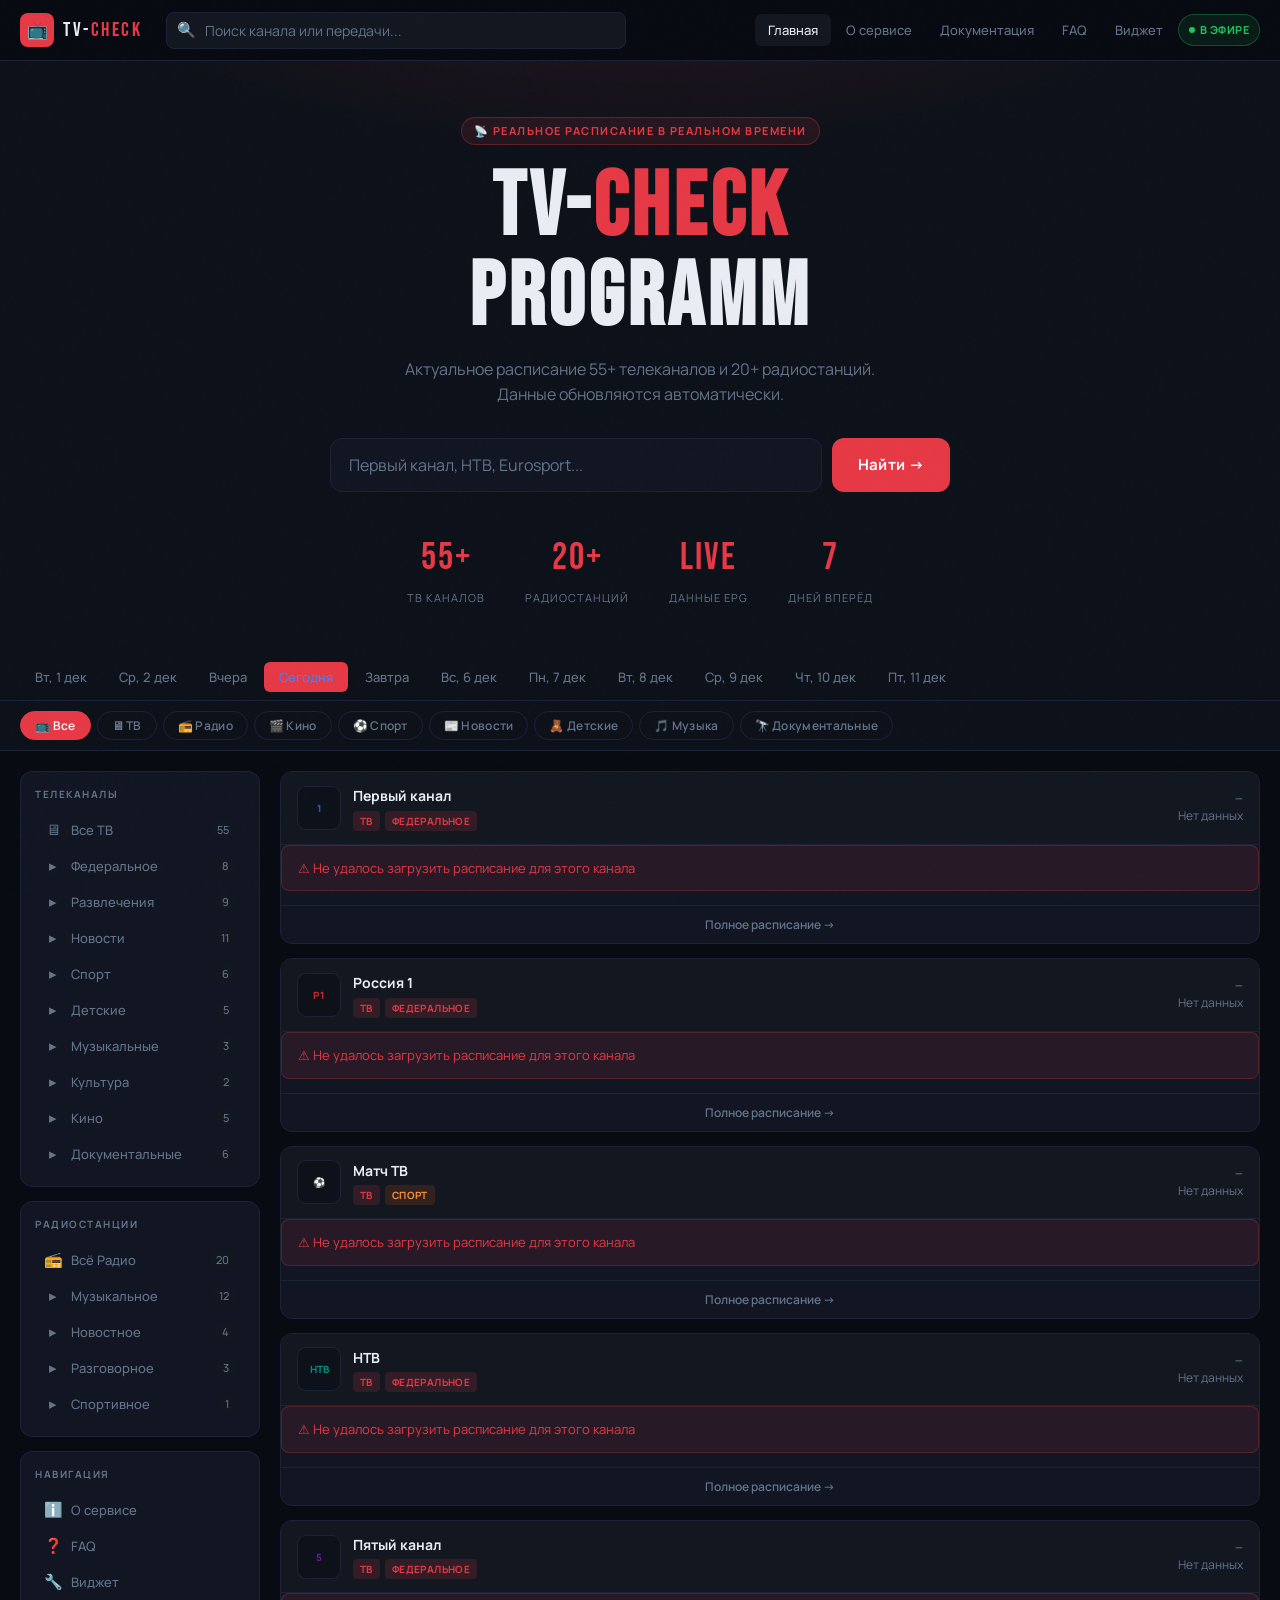
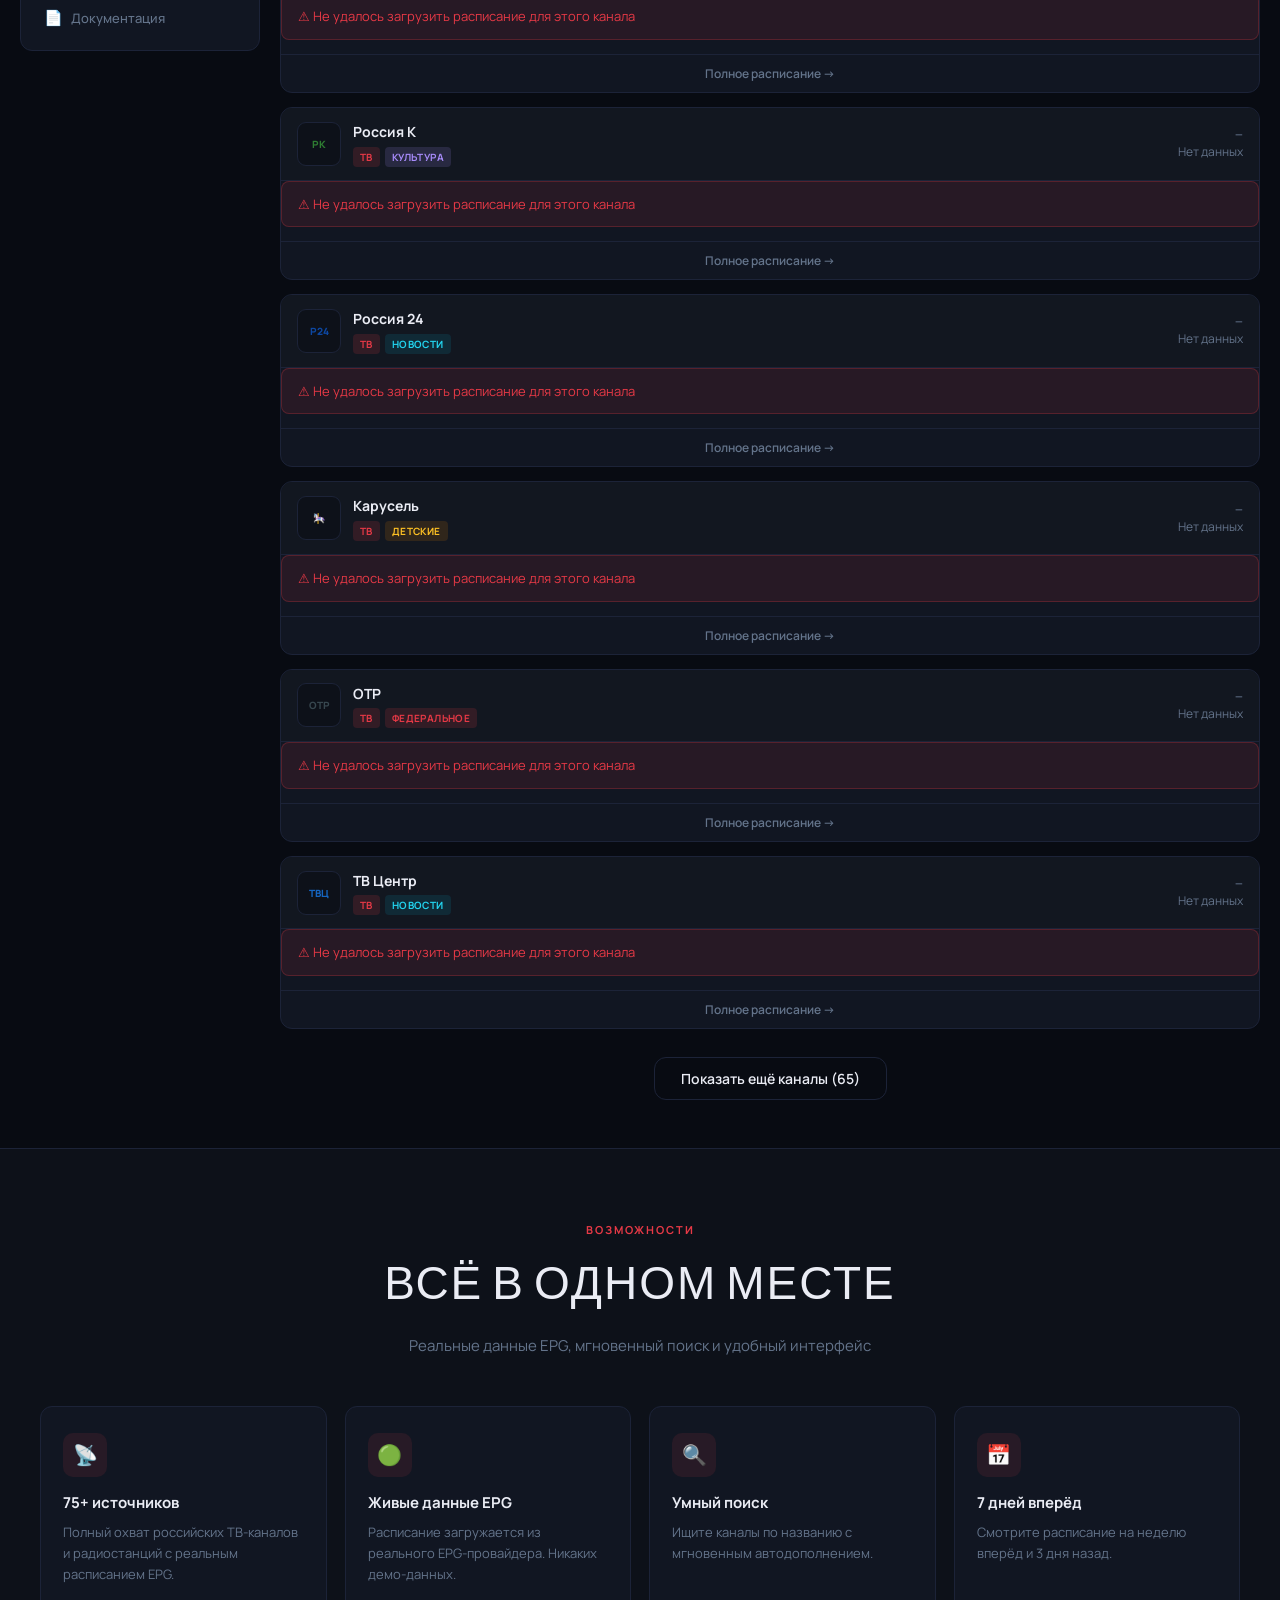
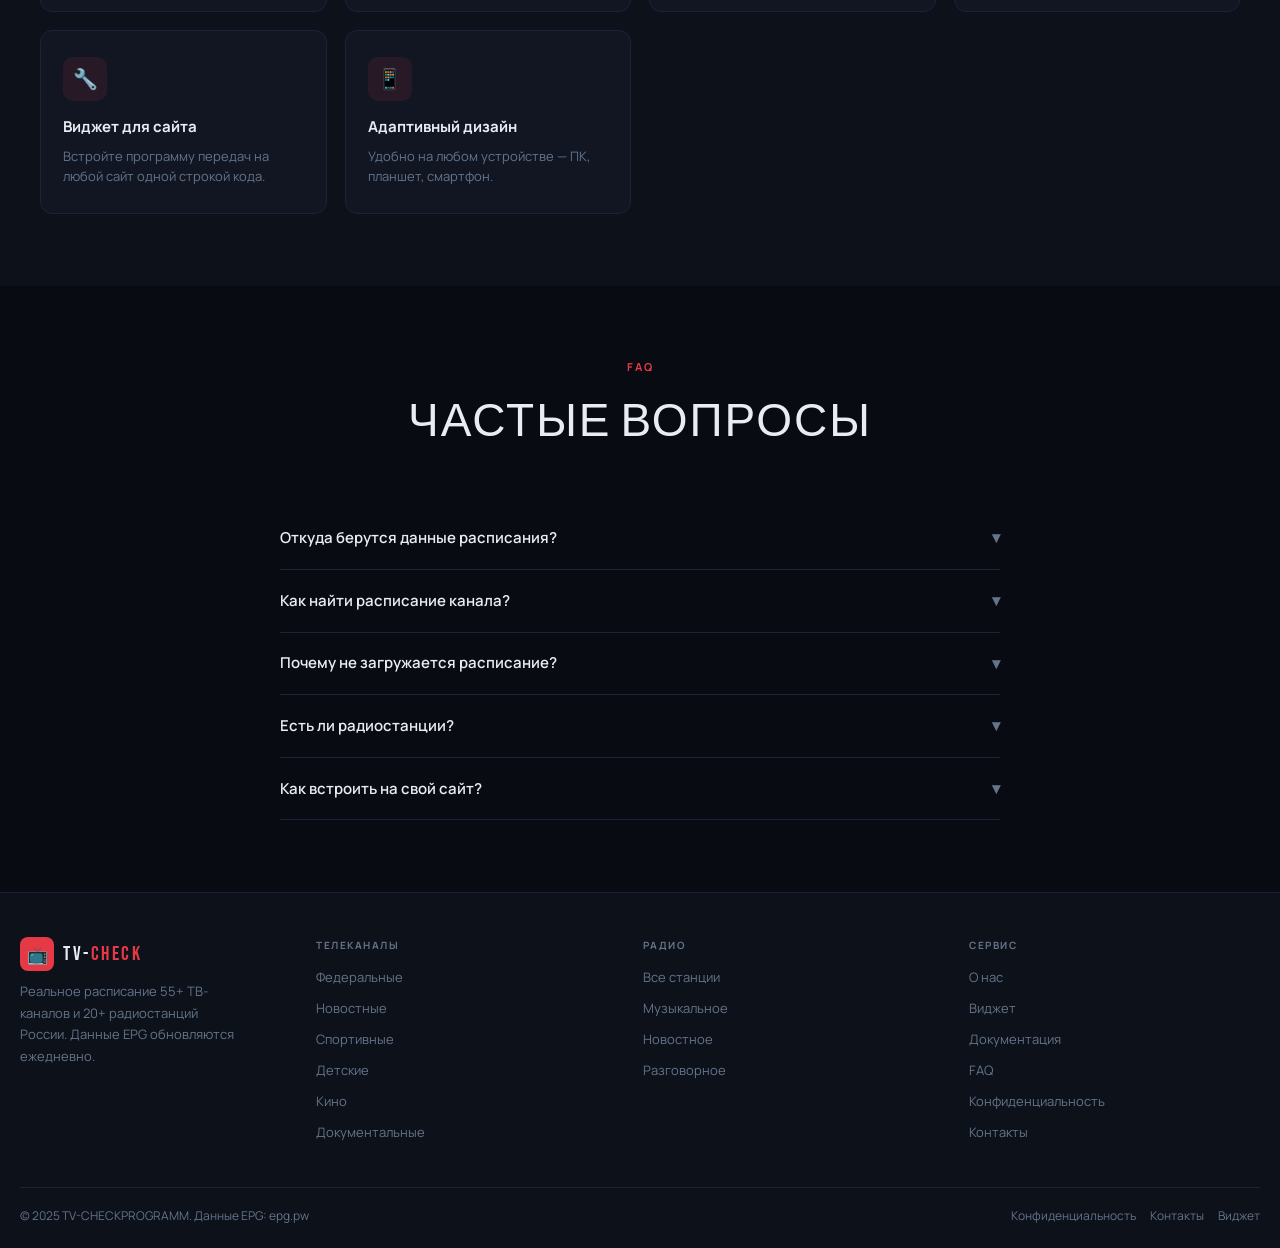
<file: index.html>
<!DOCTYPE html>
<html lang="ru">
<head>
  <meta charset="UTF-8">
  <meta name="viewport" content="width=device-width, initial-scale=1.0">
  <meta name="description" content="TV-CHECKPROGRAMM — реальное расписание всех телеканалов и радиостанций России. Программа передач на сегодня, завтра и на неделю. Данные EPG обновляются ежедневно.">
  <meta name="keywords" content="программа передач, расписание телеканалов, ТВ программа сегодня, расписание радио, первый канал программа, НТВ расписание, Россия 1 программа">
  <meta name="robots" content="index, follow">
  <meta property="og:title" content="TV-CHECKPROGRAMM — Программа передач всех каналов">
  <meta property="og:description" content="Реальное расписание 75+ телеканалов и радиостанций России. Данные EPG.">
  <meta property="og:type" content="website">
  <meta property="og:url" content="https://tv-checkprogramm.ru">
  <meta name="twitter:card" content="summary">
  <title>TV-CHECKPROGRAMM — Программа передач всех каналов и радиостанций</title>
  <link rel="icon" type="image/svg+xml" href="data:image/svg+xml,<svg xmlns='http://www.w3.org/2000/svg' viewBox='0 0 100 100'><text y='.9em' font-size='90'>📺</text></svg>">
  <link rel="preconnect" href="https://fonts.googleapis.com">
  <link rel="preconnect" href="https://fonts.gstatic.com" crossorigin>
  <link href="https://fonts.googleapis.com/css2?family=Bebas+Neue&family=Manrope:wght@300;400;500;600;700;800&display=swap" rel="stylesheet">
  <link rel="stylesheet" href="css/style.css?v=20260417-1">
</head>
<body>

<div id="app">
  <!-- Loading splash -->
  <div style="display:flex;align-items:center;justify-content:center;height:100vh;flex-direction:column;gap:14px;background:var(--bg)">
    <div style="font-family:'Bebas Neue',sans-serif;font-size:32px;letter-spacing:4px;color:#eaecf4">TV-<span style="color:#e63946">CHECK</span>PROGRAMM</div>
    <div class="spinner"></div>
    <p style="color:#64748b;font-size:13px">Загрузка данных EPG...</p>
  </div>
</div>

<!-- Scripts -->
<script src="js/channels.js?v=20260417-1"></script>
<script src="js/epg.js?v=20260417-1"></script>
<script src="js/main.js?v=20260417-1"></script>

</body>
</html>
</file>
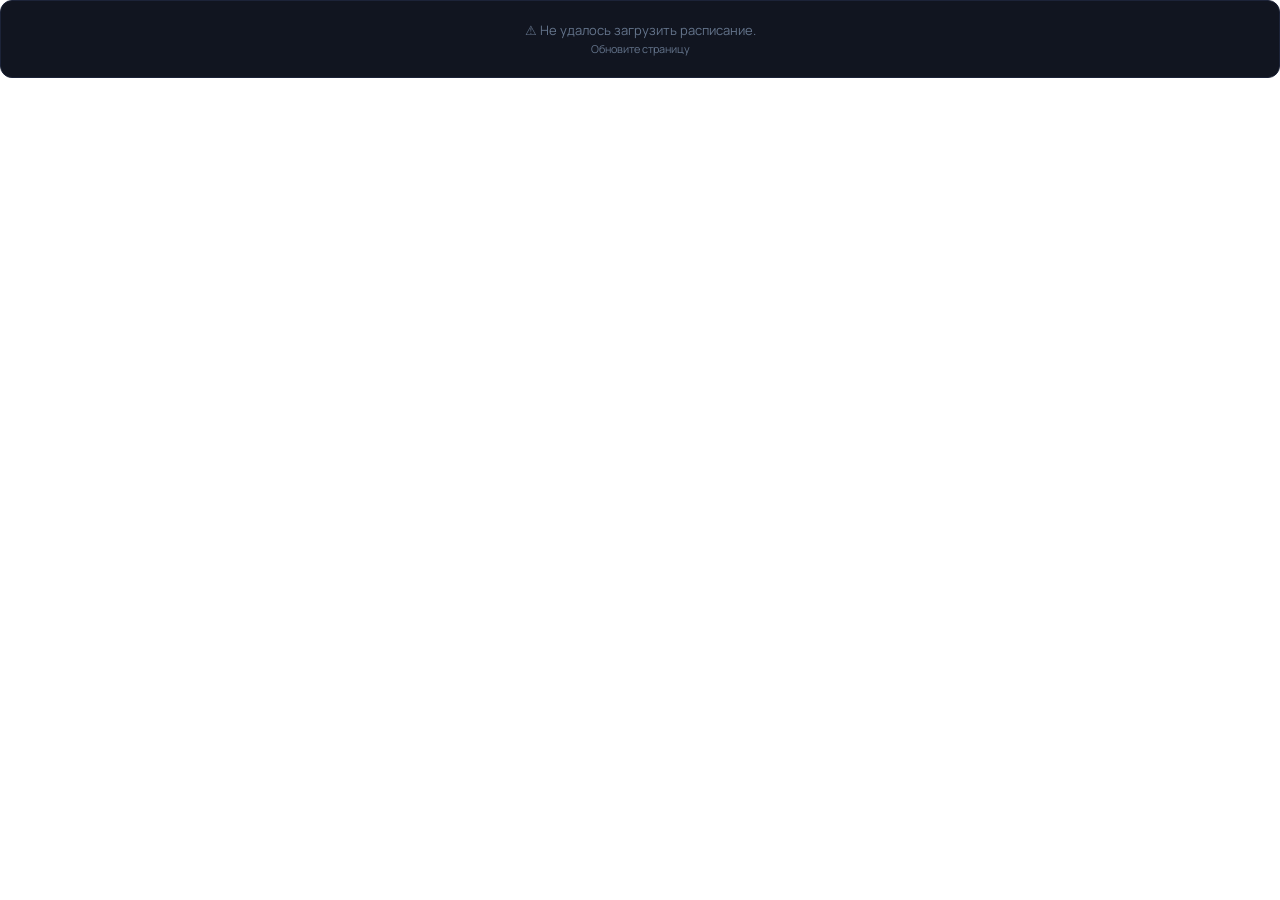
<file: widget/widget.html>
<!DOCTYPE html>
<html lang="ru">
<head>
  <meta charset="UTF-8">
  <meta name="viewport" content="width=device-width, initial-scale=1.0">
  <title>TV-CHECKPROGRAMM Widget</title>
  <link rel="preconnect" href="https://fonts.googleapis.com">
  <link href="https://fonts.googleapis.com/css2?family=Manrope:wght@400;600;700;800&display=swap" rel="stylesheet">
  <style>
    * { box-sizing: border-box; margin: 0; padding: 0; }
    body { font-family: 'Manrope', sans-serif; font-size: 14px; background: transparent; }

    :root {
      --bg: #0a0c10;
      --bg2: #111520;
      --card: #131720;
      --border: #1c2338;
      --accent: #e63946;
      --accent2: #3a86ff;
      --text: #eaecf4;
      --muted: #64748b;
      --live: #22c55e;
    }

    /* Light theme */
    body.light {
      --bg: #f8fafc;
      --bg2: #f1f5f9;
      --card: #ffffff;
      --border: #e2e8f0;
      --text: #0f172a;
      --muted: #64748b;
    }

    .widget {
      background: var(--bg2);
      border: 1px solid var(--border);
      border-radius: 12px;
      overflow: hidden;
      width: 100%;
      font-family: 'Manrope', sans-serif;
    }

    .w-header {
      background: var(--bg);
      padding: 12px 14px;
      display: flex;
      align-items: center;
      gap: 10px;
      border-bottom: 1px solid var(--border);
    }

    .w-logo {
      width: 36px; height: 36px;
      border-radius: 7px;
      display: flex; align-items: center; justify-content: center;
      font-size: 9px; font-weight: 800;
      flex-shrink: 0; overflow: hidden;
      border: 1px solid var(--border);
    }

    .w-logo img { width: 100%; height: 100%; object-fit: contain; }

    .w-ch-name { font-size: 15px; font-weight: 800; color: var(--text); }
    .w-ch-sub { font-size: 11px; color: var(--muted); margin-top: 1px; }

    .w-live-dot {
      margin-left: auto;
      display: inline-flex; align-items: center; gap: 4px;
      padding: 3px 8px;
      background: rgba(34,197,94,.1);
      border: 1px solid rgba(34,197,94,.3);
      border-radius: 20px;
      font-size: 10px; font-weight: 700; color: var(--live); white-space: nowrap;
    }
    .w-live-dot::before {
      content: ''; width: 5px; height: 5px;
      background: var(--live); border-radius: 50%;
      animation: blink 1.5s infinite;
    }
    @keyframes blink { 0%,100%{opacity:1} 50%{opacity:.4} }

    .w-date { padding: 8px 14px; font-size: 11px; color: var(--muted); background: var(--bg); border-bottom: 1px solid var(--border); font-weight: 600; letter-spacing: .5px; text-transform: uppercase; }

    .w-list { }

    .w-item {
      display: flex; gap: 10px; padding: 9px 14px;
      border-bottom: 1px solid var(--border);
      transition: background .15s;
      position: relative;
      background: var(--card);
    }
    .w-item:last-child { border-bottom: none; }
    .w-item.live { background: rgba(34,197,94,.04); }
    .w-item.live::before {
      content: ''; position: absolute; left: 0; top: 0; bottom: 0;
      width: 3px; background: var(--live); border-radius: 0 2px 2px 0;
    }

    .w-time {
      font-size: 13px; font-weight: 700;
      color: var(--muted); min-width: 40px; flex-shrink: 0; padding-top: 1px;
      font-variant-numeric: tabular-nums;
    }
    .w-item.live .w-time { color: var(--live); }

    .w-info { flex: 1; min-width: 0; }
    .w-title { font-size: 13px; font-weight: 600; color: var(--text); overflow: hidden; text-overflow: ellipsis; white-space: nowrap; }
    .w-genre { font-size: 11px; color: var(--muted); margin-top: 1px; }

    .w-now-tag {
      font-size: 10px; font-weight: 700; color: var(--live);
      flex-shrink: 0; align-self: center;
    }

    .w-prog { height: 2px; background: var(--border); border-radius: 2px; margin-top: 4px; overflow: hidden; }
    .w-prog-fill { height: 100%; background: var(--live); border-radius: 2px; }

    .w-footer {
      padding: 8px 14px;
      background: var(--bg);
      border-top: 1px solid var(--border);
      text-align: center;
    }
    .w-footer a { font-size: 11px; color: var(--muted); text-decoration: none; }
    .w-footer a:hover { color: var(--accent2); }

    .w-spinner { width: 24px; height: 24px; border: 2px solid var(--border); border-top-color: var(--accent); border-radius: 50%; animation: spin .7s linear infinite; margin: 24px auto; }
    @keyframes spin { to{transform:rotate(360deg)} }

    .w-error { padding: 20px; text-align: center; color: var(--muted); font-size: 13px; }
  </style>
</head>
<body>
<div class="widget" id="widget">
  <div id="widgetContent"><div class="w-spinner"></div></div>
</div>

<script>
(async function() {
  // Parse URL params
  const params = new URLSearchParams(window.location.search);
  const channelId = parseInt(params.get('channel') || '1');
  const theme = params.get('theme') || 'dark';
  const limit = parseInt(params.get('limit') || '8');

  if (theme === 'light') document.body.classList.add('light');

  const PROXIES = [
    'https://secure-272717.vercel.app/',
    'https://secure-272717.tatnet.app/',
    'https://proxyvideo.vercel.app/',
    'https://secure-ridge-22999-537c838d4a8a.herokuapp.com/',
  ];

  // Channel data (minimal subset, will be enriched from epg catalog)
  const CHANNELS = {
    1: { name: 'Первый канал', logo: 'https://upload.wikimedia.org/wikipedia/commons/thumb/5/51/Pervyi_Kanal.svg/60px-Pervyi_Kanal.svg.png', color: '#1565C0' },
    2: { name: 'Россия 1', logo: 'https://upload.wikimedia.org/wikipedia/commons/thumb/e/e5/Russia-1.svg/60px-Russia-1.svg.png', color: '#C62828' },
    3: { name: 'Матч ТВ', logo: 'https://upload.wikimedia.org/wikipedia/commons/thumb/f/f3/Match_TV_logo.svg/60px-Match_TV_logo.svg.png', color: '#E65100' },
    4: { name: 'НТВ', logo: 'https://upload.wikimedia.org/wikipedia/commons/thumb/5/52/NTV_logo.svg/60px-NTV_logo.svg.png', color: '#00897B' },
    5: { name: 'Пятый канал', logo: '', color: '#6A1B9A' },
    7: { name: 'Россия 24', logo: '', color: '#0D47A1' },
    13: { name: 'СТС', logo: 'https://upload.wikimedia.org/wikipedia/commons/thumb/1/10/STS_channel.svg/60px-STS_channel.svg.png', color: '#F57C00' },
    19: { name: 'ТНТ', logo: 'https://upload.wikimedia.org/wikipedia/commons/thumb/c/c4/TNT_Russia_2016_logo.svg/60px-TNT_Russia_2016_logo.svg.png', color: '#E53935' },
    27: { name: 'Eurosport 1', logo: '', color: '#1565C0' },
    46: { name: 'CNN', logo: 'https://upload.wikimedia.org/wikipedia/commons/thumb/b/b1/CNN.svg/60px-CNN.svg.png', color: '#CC0000' },
  };

  const ch = CHANNELS[channelId] || { name: `Канал ${channelId}`, logo: '', color: '#333' };

  const today = new Date();
  const dateStr = `${today.getFullYear()}-${String(today.getMonth()+1).padStart(2,'0')}-${String(today.getDate()).padStart(2,'0')}`;
  const dayLabel = ['Вс','Пн','Вт','Ср','Чт','Пт','Сб'][today.getDay()] + ', ' + today.getDate() + ' ' + ['янв','фев','мар','апр','май','июн','июл','авг','сен','окт','ноя','дек'][today.getMonth()];

  function formatHHMM(date) {
    const h = String(date.getUTCHours()).padStart(2,'0');
    const m = String(date.getUTCMinutes()).padStart(2,'0');
    return `${h}:${m}`;
  }

  function moscowTime(ts) { return new Date(ts + 3 * 3600 * 1000); }

  async function fetchViaProxies(url, timeout = 8000) {
    let lastErr = null;
    for (const proxy of PROXIES) {
      try {
        const resp = await fetch(proxy + encodeURIComponent(url), { signal: AbortSignal.timeout(timeout) });
        if (!resp.ok) throw new Error(`HTTP ${resp.status}`);
        const payload = await resp.json();
        if (payload && typeof payload === 'object' && 'contents' in payload) {
          return typeof payload.contents === 'string' ? JSON.parse(payload.contents) : payload.contents;
        }
        return payload;
      } catch (e) {
        lastErr = e;
      }
    }
    throw lastErr || new Error('Proxy chain failed');
  }

  try {
    // Try to enrich channel metadata (name/logo) from full epg catalog
    try {
      const catalog = await fetchViaProxies('https://epg.pw/api/channels.json', 12000);
      const arr = Array.isArray(catalog) ? catalog : (catalog && catalog.channels) || [];
      const remote = arr.find(i => Number(i.channel_id || i.id) === channelId);
      if (remote) {
        ch.name = remote.name || ch.name;
        ch.logo = remote.logo || remote.icon || remote.image || ch.logo;
      }
    } catch (_) {}

    const url = `https://epg.pw/api/epg.json?channel_id=${channelId}&timezone=Europe/Moscow`;
    const raw = await fetchViaProxies(url, 9000);

    const now = Date.now();
    const dayStart = new Date(dateStr + 'T00:00:00+03:00').getTime();
    const dayEnd   = new Date(dateStr + 'T23:59:59+03:00').getTime();

    const items = (raw.epg_data || [])
      .map(ev => {
        const start = ev.start_timestamp ? ev.start_timestamp * 1000 : null;
        const stop  = ev.stop_timestamp  ? ev.stop_timestamp  * 1000 : null;
        if (!start) return null;
        const mskStart = start + 3 * 3600 * 1000;
        const mskStop  = stop  ? stop + 3 * 3600 * 1000 : mskStart + 3600000;
        if (mskStart >= dayEnd || (stop && mskStop <= dayStart)) return null;
        return { title: ev.name || '—', genre: ev.category || '', start, stop, time: formatHHMM(moscowTime(start)), dur: stop ? Math.round((stop - start) / 60000) : 60 };
      })
      .filter(Boolean)
      .sort((a, b) => a.start - b.start);

    // Find live index
    let liveIdx = 0;
    for (let i = items.length - 1; i >= 0; i--) {
      if (items[i].start <= now) { liveIdx = i; break; }
    }

    const visible = items.slice(Math.max(0, liveIdx - 1), liveIdx + limit);

    function isLive(item, i, arr) {
      const stop = item.stop || (arr[i+1] ? arr[i+1].start : item.start + 3600000);
      return item.start <= now && now < stop;
    }
    function prog(item, i, arr) {
      const stop = item.stop || (arr[i+1] ? arr[i+1].start : item.start + 3600000);
      return Math.round((now - item.start) / (stop - item.start) * 100);
    }

    const logoHTML = ch.logo
      ? `<img src="${ch.logo}" alt="${ch.name}" onerror="this.style.display='none'">`
      : `<span style="font-size:9px;font-weight:800;color:${ch.color}">${ch.name.slice(0,4)}</span>`;

    const itemsHTML = visible.map((item, i) => {
      const live = isLive(item, Math.max(0, liveIdx-1)+i, items);
      const p = live ? prog(item, Math.max(0, liveIdx-1)+i, items) : 0;
      return `<div class="w-item${live?' live':''}">
        <div class="w-time">${item.time}</div>
        <div class="w-info">
          <div class="w-title">${item.title}</div>
          <div class="w-genre">${item.genre || ''}${item.genre && item.dur ? ' · ' : ''}${item.dur ? item.dur + ' мин' : ''}</div>
          ${live ? `<div class="w-prog"><div class="w-prog-fill" style="width:${p}%"></div></div>` : ''}
        </div>
        ${live ? `<div class="w-now-tag">ЭФИР</div>` : ''}
      </div>`;
    }).join('');

    document.getElementById('widgetContent').innerHTML = `
      <div class="w-header">
        <div class="w-logo" style="background:${ch.color}22;border-color:${ch.color}33">${logoHTML}</div>
        <div>
          <div class="w-ch-name">${ch.name}</div>
          <div class="w-ch-sub">Программа передач</div>
        </div>
        <span class="w-live-dot">LIVE</span>
      </div>
      <div class="w-date">${dayLabel}</div>
      <div class="w-list">${itemsHTML}</div>
      <div class="w-footer"><a href="https://tv-checkprogramm.tatnet.app" target="_blank" rel="noopener">TV-CHECKPROGRAMM.ru →</a></div>`;
  } catch (e) {
    document.getElementById('widgetContent').innerHTML = `<div class="w-error">⚠ Не удалось загрузить расписание.<br><small>Обновите страницу</small></div>`;
  }
})();
</script>
</body>
</html>
</file>
<file: css/style.css>
@import url('https://fonts.googleapis.com/css2?family=Bebas+Neue&family=Manrope:wght@300;400;500;600;700;800&display=swap');

:root {
  --bg: #080b12;
  --bg2: #0d1119;
  --bg3: #121720;
  --card: #111622;
  --border: #1c2338;
  --accent: #e63946;
  --accent2: #3a86ff;
  --gold: #f4a261;
  --text: #eaecf4;
  --muted: #64748b;
  --live: #22c55e;
  --radius: 12px;
  --font-d: 'Bebas Neue', sans-serif;
  --font-b: 'Manrope', sans-serif;
  --shadow: 0 4px 24px rgba(0,0,0,0.5);
}

*, *::before, *::after { box-sizing: border-box; margin: 0; padding: 0; }
html { scroll-behavior: smooth; }

body {
  background: var(--bg);
  color: var(--text);
  font-family: var(--font-b);
  font-size: 15px;
  line-height: 1.6;
  min-height: 100vh;
  overflow-x: hidden;
}

a { color: inherit; text-decoration: none; }
img { max-width: 100%; display: block; }
button { cursor: pointer; font-family: var(--font-b); }

::-webkit-scrollbar { width: 5px; background: var(--bg2); }
::-webkit-scrollbar-thumb { background: var(--border); border-radius: 3px; }

/* ===== NOISE ===== */
body::before {
  content: '';
  position: fixed; inset: 0;
  background-image: url("data:image/svg+xml,%3Csvg viewBox='0 0 256 256' xmlns='http://www.w3.org/2000/svg'%3E%3Cfilter id='n'%3E%3CfeTurbulence type='fractalNoise' baseFrequency='0.85' numOctaves='4' stitchTiles='stitch'/%3E%3C/filter%3E%3Crect width='100%25' height='100%25' filter='url(%23n)' opacity='0.035'/%3E%3C/svg%3E");
  pointer-events: none; z-index: 9999; opacity: .35;
}

/* ===== HEADER ===== */
.hdr {
  position: sticky; top: 0; z-index: 200;
  background: rgba(8,11,18,.94);
  backdrop-filter: blur(20px);
  border-bottom: 1px solid var(--border);
}
.hdr-inner {
  max-width: 1500px; margin: 0 auto; padding: 0 20px;
  height: 60px; display: flex; align-items: center; gap: 24px;
}
.logo { display: flex; align-items: center; gap: 9px; flex-shrink: 0; }
.logo-box {
  width: 34px; height: 34px; background: var(--accent);
  border-radius: 8px; display: flex; align-items: center; justify-content: center; font-size: 17px;
}
.logo-txt { font-family: var(--font-d); font-size: 20px; letter-spacing: 2.5px; }
.logo-txt span { color: var(--accent); }

.hdr-search { flex: 1; max-width: 460px; position: relative; }
.hdr-search input {
  width: 100%; background: var(--bg3); border: 1.5px solid var(--border);
  border-radius: 8px; padding: 8px 14px 8px 38px;
  color: var(--text); font-family: var(--font-b); font-size: 14px; outline: none;
  transition: border-color .2s;
}
.hdr-search input:focus { border-color: var(--accent2); }
.hdr-search input::placeholder { color: var(--muted); }
.hdr-search .si { position: absolute; left: 11px; top: 50%; transform: translateY(-50%); color: var(--muted); font-size: 15px; pointer-events: none; }

.hdr-nav { display: flex; gap: 2px; margin-left: auto; }
.hdr-nav a {
  padding: 6px 13px; border-radius: 6px;
  font-size: 13px; font-weight: 500; color: var(--muted);
  transition: all .2s; border: none; background: none;
}
.hdr-nav a:hover, .hdr-nav a.on { color: var(--text); background: var(--bg3); }

.live-dot {
  display: inline-flex; align-items: center; gap: 5px;
  padding: 4px 10px; background: rgba(34,197,94,.1);
  border: 1px solid rgba(34,197,94,.3); border-radius: 20px;
  font-size: 11px; font-weight: 700; color: var(--live); letter-spacing: .5px;
  white-space: nowrap;
}
.live-dot::before {
  content: ''; width: 6px; height: 6px;
  background: var(--live); border-radius: 50%;
  animation: blink 1.5s infinite;
}
@keyframes blink { 0%,100%{opacity:1;transform:scale(1)} 50%{opacity:.4;transform:scale(.8)} }

.burger { display: none; flex-direction: column; gap: 5px; padding: 4px; }
.burger span { display: block; width: 22px; height: 2px; background: var(--text); border-radius: 2px; }

/* ===== HERO ===== */
.hero {
  padding: 56px 20px 48px; text-align: center; position: relative; overflow: hidden;
  background: radial-gradient(ellipse 80% 60% at 50% -20%, rgba(230,57,70,.14) 0%, transparent 60%), var(--bg2);
}
.hero-tag {
  display: inline-flex; align-items: center; gap: 7px;
  padding: 4px 12px; background: rgba(230,57,70,.1);
  border: 1px solid rgba(230,57,70,.3); border-radius: 20px;
  font-size: 11px; font-weight: 700; color: var(--accent);
  letter-spacing: 1.5px; text-transform: uppercase; margin-bottom: 18px;
}
.hero h1 {
  font-family: var(--font-d); font-size: clamp(44px,8vw,90px);
  letter-spacing: 4px; line-height: 1; margin-bottom: 14px;
}
.hero h1 span { color: var(--accent); }
.hero p { font-size: 16px; color: var(--muted); max-width: 500px; margin: 0 auto 30px; }

.hero-form { max-width: 620px; margin: 0 auto; display: flex; gap: 10px; position: relative; }
.hero-form input {
  flex: 1; background: var(--card); border: 1.5px solid var(--border);
  border-radius: var(--radius); padding: 15px 18px;
  color: var(--text); font-family: var(--font-b); font-size: 16px; outline: none;
  transition: border-color .2s, box-shadow .2s;
}
.hero-form input:focus { border-color: var(--accent); box-shadow: 0 0 0 3px rgba(230,57,70,.1); }
.hero-form input::placeholder { color: var(--muted); }

.btn-red {
  background: var(--accent); color: #fff; border: none;
  border-radius: var(--radius); padding: 15px 26px;
  font-size: 15px; font-weight: 700; letter-spacing: .3px;
  display: inline-flex; align-items: center; gap: 7px;
  transition: all .2s; white-space: nowrap;
}
.btn-red:hover { background: #c9303d; transform: translateY(-1px); box-shadow: 0 6px 24px rgba(230,57,70,.4); }

.hero-nums { display: flex; justify-content: center; gap: 40px; margin-top: 36px; flex-wrap: wrap; }
.h-num .n { font-family: var(--font-d); font-size: 38px; letter-spacing: 2px; color: var(--accent); }
.h-num .l { font-size: 11px; color: var(--muted); text-transform: uppercase; letter-spacing: 1px; }

/* ===== DATE BAR ===== */
.datebar { background: var(--bg2); border-bottom: 1px solid var(--border); overflow-x: auto; }
.datebar-inner { max-width: 1500px; margin: 0 auto; display: flex; gap: 2px; padding: 8px 20px; width: max-content; min-width: 100%; }
.d-btn {
  padding: 6px 15px; border-radius: 6px; font-size: 13px; font-weight: 500;
  color: var(--muted); white-space: nowrap; border: none; background: transparent; font-family: var(--font-b);
  transition: all .2s;
}
.d-btn:hover { color: var(--text); background: var(--bg3); }
.d-btn.on { background: var(--accent); color: #fff; }
.d-btn.today-btn { color: var(--accent2); }

/* ===== FILTER ===== */
.filterbar { background: var(--bg2); border-bottom: 1px solid var(--border); }
.filterbar-inner { max-width: 1500px; margin: 0 auto; display: flex; align-items: center; gap: 6px; padding: 10px 20px; overflow-x: auto; }
.chip {
  padding: 5px 14px; border-radius: 20px; font-size: 12px; font-weight: 600;
  color: var(--muted); border: 1px solid var(--border); background: transparent;
  white-space: nowrap; font-family: var(--font-b); letter-spacing: .3px; transition: all .2s;
}
.chip:hover { color: var(--text); border-color: rgba(255,255,255,.2); }
.chip.on { color: #fff; border-color: var(--accent); background: var(--accent); }
.chip[data-c="radio"].on { background: #7c3aed; border-color: #7c3aed; }
.chip[data-c="news"].on { background: #0891b2; border-color: #0891b2; }
.chip[data-c="sport"].on { background: #ea580c; border-color: #ea580c; }
.chip[data-c="kids"].on { background: #d97706; border-color: #d97706; }
.chip[data-c="music"].on { background: #db2777; border-color: #db2777; }

/* ===== LAYOUT ===== */
.layout { max-width: 1500px; margin: 0 auto; padding: 20px; display: grid; grid-template-columns: 240px 1fr; gap: 20px; align-items: start; }

/* ===== SIDEBAR ===== */
.sidebar { position: sticky; top: 76px; }
.sb-box { background: var(--card); border: 1px solid var(--border); border-radius: var(--radius); padding: 14px; margin-bottom: 14px; }
.sb-title { font-size: 10px; font-weight: 700; text-transform: uppercase; letter-spacing: 1.5px; color: var(--muted); margin-bottom: 10px; }
.sb-lnk {
  display: flex; align-items: center; gap: 9px; padding: 7px 9px;
  border-radius: 7px; font-size: 13px; font-weight: 500; color: var(--muted);
  cursor: pointer; transition: all .2s; margin-bottom: 1px; border: none; background: transparent; width: 100%; text-align: left;
}
.sb-lnk:hover, .sb-lnk.on { color: var(--text); background: var(--bg3); }
.sb-lnk .ic { font-size: 15px; width: 18px; text-align: center; }
.sb-lnk .cnt { margin-left: auto; font-size: 11px; padding: 1px 7px; border-radius: 10px; background: var(--bg3); color: var(--muted); }

/* ===== GRID ===== */
.ch-grid { display: flex; flex-direction: column; gap: 14px; }

/* ===== CHANNEL CARD ===== */
.ch-card {
  background: var(--card); border: 1px solid var(--border);
  border-radius: var(--radius); overflow: hidden;
  animation: fadeUp .3s ease both;
}
.ch-card:nth-child(odd) { animation-delay: 0s; }
.ch-card:nth-child(even) { animation-delay: .04s; }
@keyframes fadeUp { from{opacity:0;transform:translateY(10px)} to{opacity:1;transform:translateY(0)} }

.ch-card:hover { border-color: rgba(58,134,255,.25); }

.ch-head {
  display: flex; align-items: center; gap: 12px;
  padding: 13px 16px; background: var(--bg3);
  border-bottom: 1px solid var(--border); cursor: pointer;
}
.ch-logo {
  width: 44px; height: 44px; border-radius: 9px; flex-shrink: 0;
  background: var(--bg2); border: 1px solid var(--border);
  display: flex; align-items: center; justify-content: center;
  overflow: hidden; font-size: 10px; font-weight: 800; color: var(--muted);
}
.ch-logo img { width: 100%; height: 100%; object-fit: contain; }
.ch-meta { flex: 1; min-width: 0; }
.ch-name { font-size: 14px; font-weight: 700; white-space: nowrap; overflow: hidden; text-overflow: ellipsis; }
.ch-tags { display: flex; gap: 5px; margin-top: 3px; }
.tag {
  padding: 2px 7px; border-radius: 4px; font-size: 10px; font-weight: 700;
  text-transform: uppercase; letter-spacing: .4px;
}
.tag-tv { background: rgba(230,57,70,.15); color: var(--accent); }
.tag-radio { background: rgba(124,58,237,.15); color: #a78bfa; }
.tag-news { background: rgba(8,145,178,.15); color: #22d3ee; }
.tag-sport { background: rgba(234,88,12,.15); color: #fb923c; }
.tag-kids { background: rgba(217,119,6,.15); color: #fbbf24; }
.tag-music { background: rgba(219,39,119,.15); color: #f472b6; }
.tag-culture { background: rgba(167,139,250,.15); color: #a78bfa; }
.tag-movies { background: rgba(58,134,255,.15); color: var(--accent2); }
.tag-doc { background: rgba(20,184,166,.15); color: #2dd4bf; }

.ch-now { text-align: right; flex-shrink: 0; max-width: 170px; }
.ch-now .lv { font-size: 10px; font-weight: 700; color: var(--live); letter-spacing: .5px; }
.ch-now .lv-show { font-size: 12px; color: var(--muted); overflow: hidden; text-overflow: ellipsis; white-space: nowrap; }

/* ===== SCHEDULE ITEMS ===== */
.sch-list { }
.sch-item {
  display: flex; align-items: flex-start; gap: 14px;
  padding: 10px 16px; border-bottom: 1px solid var(--border);
  transition: background .15s; cursor: pointer; position: relative;
}
.sch-item:last-child { border-bottom: none; }
.sch-item:hover { background: rgba(255,255,255,.02); }
.sch-item.live { background: rgba(34,197,94,.04); }
.sch-item.live::before {
  content: ''; position: absolute; left: 0; top: 0; bottom: 0;
  width: 3px; background: var(--live); border-radius: 0 2px 2px 0;
}
.sch-time {
  font-family: var(--font-d); font-size: 16px; letter-spacing: 1px;
  color: var(--muted); min-width: 48px; flex-shrink: 0; padding-top: 1px;
}
.sch-item.live .sch-time { color: var(--live); }
.sch-info { flex: 1; min-width: 0; }
.sch-title { font-size: 13px; font-weight: 600; color: var(--text); overflow: hidden; text-overflow: ellipsis; white-space: nowrap; margin-bottom: 2px; }
.sch-sub { font-size: 11px; color: var(--muted); }
.sch-badge { font-size: 11px; font-weight: 700; color: var(--live); flex-shrink: 0; align-self: center; }

.prog-bar { height: 2px; background: var(--border); border-radius: 2px; margin-top: 5px; overflow: hidden; }
.prog-fill { height: 100%; background: var(--live); border-radius: 2px; }

.more-btn {
  display: block; width: 100%; padding: 10px;
  background: none; border: none; border-top: 1px solid var(--border);
  color: var(--muted); font-family: var(--font-b); font-size: 12px; font-weight: 600;
  text-align: center; transition: all .2s;
}
.more-btn:hover { color: var(--accent2); background: rgba(58,134,255,.05); }

/* ===== LOADING / EMPTY ===== */
.spinner { width: 32px; height: 32px; border: 3px solid var(--border); border-top-color: var(--accent); border-radius: 50%; animation: spin .7s linear infinite; margin: 0 auto; }
@keyframes spin { to{transform:rotate(360deg)} }

.loading-box { display: flex; align-items: center; justify-content: center; padding: 30px; }

.skeleton {
  background: linear-gradient(90deg, var(--bg3) 25%, var(--border) 50%, var(--bg3) 75%);
  background-size: 200% 100%; animation: shimmer 1.4s infinite;
  border-radius: 4px;
}
@keyframes shimmer { 0%{background-position:200% 0} 100%{background-position:-200% 0} }

.empty { text-align: center; padding: 60px 20px; }
.empty .ico { font-size: 48px; opacity: .3; margin-bottom: 12px; }
.empty h3 { font-size: 18px; margin-bottom: 8px; }
.empty p { color: var(--muted); font-size: 13px; }

/* ===== ERROR BANNER ===== */
.err-banner {
  background: rgba(230,57,70,.1); border: 1px solid rgba(230,57,70,.25);
  border-radius: 8px; padding: 12px 16px; font-size: 13px; color: var(--accent);
  margin-bottom: 14px; display: flex; align-items: center; gap: 8px;
}

/* ===== LOAD MORE ===== */
.load-more { text-align: center; padding: 28px 0; }
.btn-outline {
  background: transparent; color: var(--text);
  border: 1.5px solid var(--border); border-radius: var(--radius);
  padding: 11px 26px; font-family: var(--font-b); font-size: 14px; font-weight: 600;
  transition: all .2s;
}
.btn-outline:hover { border-color: var(--accent2); color: var(--accent2); }

/* ===== FEATURES ===== */
.features { padding: 72px 20px; background: var(--bg2); border-top: 1px solid var(--border); }
.sec-hdr { text-align: center; max-width: 540px; margin: 0 auto 48px; }
.sec-eye { font-size: 11px; font-weight: 700; text-transform: uppercase; letter-spacing: 2px; color: var(--accent); margin-bottom: 10px; }
.sec-t { font-family: var(--font-d); font-size: clamp(28px,5vw,46px); letter-spacing: 2px; margin-bottom: 12px; }
.sec-d { color: var(--muted); font-size: 15px; }

.feat-grid { max-width: 1200px; margin: 0 auto; display: grid; grid-template-columns: repeat(auto-fit,minmax(250px,1fr)); gap: 18px; }
.feat-card {
  background: var(--card); border: 1px solid var(--border);
  border-radius: var(--radius); padding: 26px 22px;
  transition: transform .2s, border-color .2s;
}
.feat-card:hover { transform: translateY(-3px); border-color: rgba(58,134,255,.3); }
.feat-icon { width: 44px; height: 44px; border-radius: 10px; background: rgba(230,57,70,.1); display: flex; align-items: center; justify-content: center; font-size: 20px; margin-bottom: 14px; }
.feat-t { font-size: 15px; font-weight: 700; margin-bottom: 7px; }
.feat-d { font-size: 13px; color: var(--muted); line-height: 1.6; }

/* ===== FAQ ===== */
.faq-s { padding: 72px 20px; }
.faq-list { max-width: 720px; margin: 0 auto; }
.faq-item { border-bottom: 1px solid var(--border); }
.faq-q {
  display: flex; justify-content: space-between; align-items: center;
  padding: 18px 0; cursor: pointer; font-size: 15px; font-weight: 600;
  transition: color .2s; gap: 12px;
}
.faq-q:hover { color: var(--accent2); }
.faq-q .ch { font-size: 16px; color: var(--muted); transition: transform .3s; flex-shrink: 0; }
.faq-item.open .faq-q .ch { transform: rotate(180deg); }
.faq-a { display: none; padding-bottom: 18px; color: var(--muted); font-size: 14px; line-height: 1.7; }
.faq-item.open .faq-a { display: block; }

/* ===== MODAL ===== */
.modal-ov {
  position: fixed; inset: 0; background: rgba(0,0,0,.75);
  backdrop-filter: blur(6px); z-index: 500;
  display: flex; align-items: center; justify-content: center; padding: 20px;
  opacity: 0; pointer-events: none; transition: opacity .25s;
}
.modal-ov.open { opacity: 1; pointer-events: all; }
.modal {
  background: var(--card); border: 1px solid var(--border);
  border-radius: 16px; padding: 28px; max-width: 580px; width: 100%;
  max-height: 85vh; overflow-y: auto;
  transform: scale(.96); transition: transform .25s;
}
.modal-ov.open .modal { transform: scale(1); }
.modal-hdr { display: flex; justify-content: space-between; align-items: flex-start; margin-bottom: 18px; }
.modal-t { font-family: var(--font-d); font-size: 22px; letter-spacing: 1px; }
.modal-x { background: none; border: none; color: var(--muted); font-size: 20px; line-height: 1; padding: 2px; }
.modal-ch-info { display: flex; align-items: center; gap: 12px; padding: 12px; background: var(--bg3); border-radius: 10px; margin-bottom: 18px; }
.modal-sched { display: flex; flex-direction: column; gap: 1px; }
.modal-row { display: flex; gap: 12px; padding: 8px 10px; border-radius: 7px; transition: background .15s; }
.modal-row:hover { background: var(--bg3); }
.modal-row.live { background: rgba(34,197,94,.07); }
.modal-tm { font-family: var(--font-d); font-size: 15px; letter-spacing: 1px; color: var(--muted); min-width: 46px; }
.modal-row.live .modal-tm { color: var(--live); }
.modal-show { font-size: 13px; font-weight: 500; }
.modal-genre { font-size: 11px; color: var(--muted); }

/* ===== TOAST ===== */
.toast {
  position: fixed; bottom: 24px; right: 24px;
  background: var(--card); border: 1px solid var(--border);
  border-radius: 10px; padding: 13px 16px; font-size: 13px;
  box-shadow: var(--shadow); z-index: 999;
  transform: translateY(80px); opacity: 0; transition: all .3s;
}
.toast.show { transform: translateY(0); opacity: 1; }

/* ===== AUTOCOMPLETE ===== */
.ac {
  position: absolute; top: calc(100% + 5px); left: 0; right: 0;
  background: var(--card); border: 1px solid var(--border);
  border-radius: 10px; box-shadow: var(--shadow); z-index: 300;
  overflow: hidden; display: none;
}
.ac.open { display: block; }
.ac-item {
  display: flex; align-items: center; gap: 10px;
  padding: 9px 12px; cursor: pointer; font-size: 13px; transition: background .15s;
}
.ac-item:hover { background: var(--bg3); }
.ac-logo {
  width: 30px; height: 30px; border-radius: 6px; border: 1px solid var(--border);
  display: flex; align-items: center; justify-content: center;
  font-size: 9px; font-weight: 800; flex-shrink: 0;
}
.ac-logo img { width: 100%; height: 100%; object-fit: contain; border-radius: 5px; }
.ac-n { font-weight: 600; }
.ac-t { font-size: 11px; color: var(--muted); }

/* ===== FOOTER ===== */
.footer { background: var(--bg2); border-top: 1px solid var(--border); padding: 44px 20px 22px; }
.footer-inner { max-width: 1500px; margin: 0 auto; }
.footer-grid { display: grid; grid-template-columns: 260px repeat(3,1fr); gap: 36px; margin-bottom: 36px; }
.footer-brand p { font-size: 13px; color: var(--muted); line-height: 1.65; max-width: 220px; margin-top: 10px; }
.ft { font-size: 10px; font-weight: 700; text-transform: uppercase; letter-spacing: 1.5px; color: var(--muted); margin-bottom: 12px; }
.fl { list-style: none; }
.fl li { margin-bottom: 7px; }
.fl a { font-size: 13px; color: var(--muted); transition: color .2s; }
.fl a:hover { color: var(--text); }
.footer-bottom { border-top: 1px solid var(--border); padding-top: 18px; display: flex; justify-content: space-between; align-items: center; flex-wrap: wrap; gap: 10px; }
.footer-bottom p, .footer-bottom a { font-size: 12px; color: var(--muted); }
.footer-bottom a:hover { color: var(--text); }
.footer-links-bot { display: flex; gap: 14px; }

/* ===== MOBILE MENU ===== */
.mob-menu {
  position: fixed; top: 60px; left: 0; right: 0; bottom: 0;
  background: var(--bg); z-index: 190;
  padding: 20px; display: none; flex-direction: column; gap: 3px; overflow-y: auto;
}
.mob-menu.open { display: flex; }
.mob-menu a, .mob-menu button {
  padding: 11px 14px; border-radius: 8px; font-size: 15px; font-weight: 500;
  color: var(--muted); border: none; background: none; text-align: left; font-family: var(--font-b); transition: all .2s;
}
.mob-menu a:hover, .mob-menu button:hover { color: var(--text); background: var(--bg3); }
.mob-s { display: flex; gap: 8px; margin-bottom: 14px; }
.mob-s input {
  flex: 1; background: var(--card); border: 1px solid var(--border);
  border-radius: 8px; padding: 10px 14px; color: var(--text); font-family: var(--font-b); font-size: 14px; outline: none;
}

/* ===== CHANNEL DETAIL ===== */
.ch-detail-hdr { background: var(--bg2); border-bottom: 1px solid var(--border); padding: 28px 20px; }
.ch-detail-inner { max-width: 1500px; margin: 0 auto; display: flex; align-items: center; gap: 22px; }
.ch-detail-logo {
  width: 72px; height: 72px; border-radius: 14px; border: 1px solid var(--border);
  background: var(--card); display: flex; align-items: center; justify-content: center;
  font-size: 14px; font-weight: 800; color: var(--muted); flex-shrink: 0; overflow: hidden;
}
.ch-detail-logo img { width: 100%; height: 100%; object-fit: contain; }
.ch-detail-name { font-family: var(--font-d); font-size: 32px; letter-spacing: 2px; margin-bottom: 5px; }
.ch-detail-sub { font-size: 13px; color: var(--muted); display: flex; align-items: center; gap: 8px; flex-wrap: wrap; }

/* ===== WIDGET PREVIEW ===== */
.widget-section { padding: 72px 20px; background: var(--bg); border-top: 1px solid var(--border); }
.widget-box { max-width: 900px; margin: 0 auto; }
.code-block {
  background: var(--bg2); border: 1px solid var(--border);
  border-radius: 10px; padding: 20px; font-family: monospace;
  font-size: 13px; color: #94a3b8; overflow-x: auto; margin-top: 14px; position: relative;
}
.code-copy {
  position: absolute; top: 10px; right: 10px;
  background: var(--bg3); border: 1px solid var(--border); border-radius: 6px;
  padding: 5px 10px; font-size: 11px; font-weight: 600; color: var(--muted);
}
.code-copy:hover { color: var(--text); }

/* ===== STATIC PAGE ===== */
.static-hdr { background: var(--bg2); border-bottom: 1px solid var(--border); padding: 28px 20px; }
.static-hdr-inner { max-width: 900px; margin: 0 auto; }
.static-body { max-width: 900px; margin: 0 auto; padding: 32px 20px; }
.static-body h3 { font-size: 18px; margin: 22px 0 8px; }
.static-body p { color: var(--muted); font-size: 14px; line-height: 1.8; margin-bottom: 10px; }
.static-body ul { color: var(--muted); font-size: 14px; line-height: 2; padding-left: 22px; }

/* ===== RESPONSIVE ===== */
@media(max-width:1100px) { .layout { grid-template-columns: 200px 1fr; } .footer-grid { grid-template-columns: 1fr 1fr; } }
@media(max-width:860px) { .layout { grid-template-columns: 1fr; } .sidebar { display: none; } .footer-grid { grid-template-columns: 1fr 1fr; } }
@media(max-width:640px) { .hdr-nav { display: none; } .burger { display: flex; } .hero { padding: 36px 16px; } .hero-form { flex-direction: column; } .hero-nums { gap: 20px; } .footer-grid { grid-template-columns: 1fr; gap: 22px; } .footer-bottom { flex-direction: column; align-items: flex-start; } .layout { padding: 12px; } }

/* ===== PAGE ANIM ===== */
.page { animation: pFade .22s ease; }
@keyframes pFade { from{opacity:0} to{opacity:1} }

/* ===== API STATUS ===== */
.api-badge {
  display: inline-flex; align-items: center; gap: 5px;
  font-size: 11px; font-weight: 600; padding: 3px 8px;
  border-radius: 4px;
}
.api-ok { background: rgba(34,197,94,.1); color: var(--live); }
.api-err { background: rgba(230,57,70,.1); color: var(--accent); }
.api-load { background: rgba(58,134,255,.1); color: var(--accent2); }
</file>
